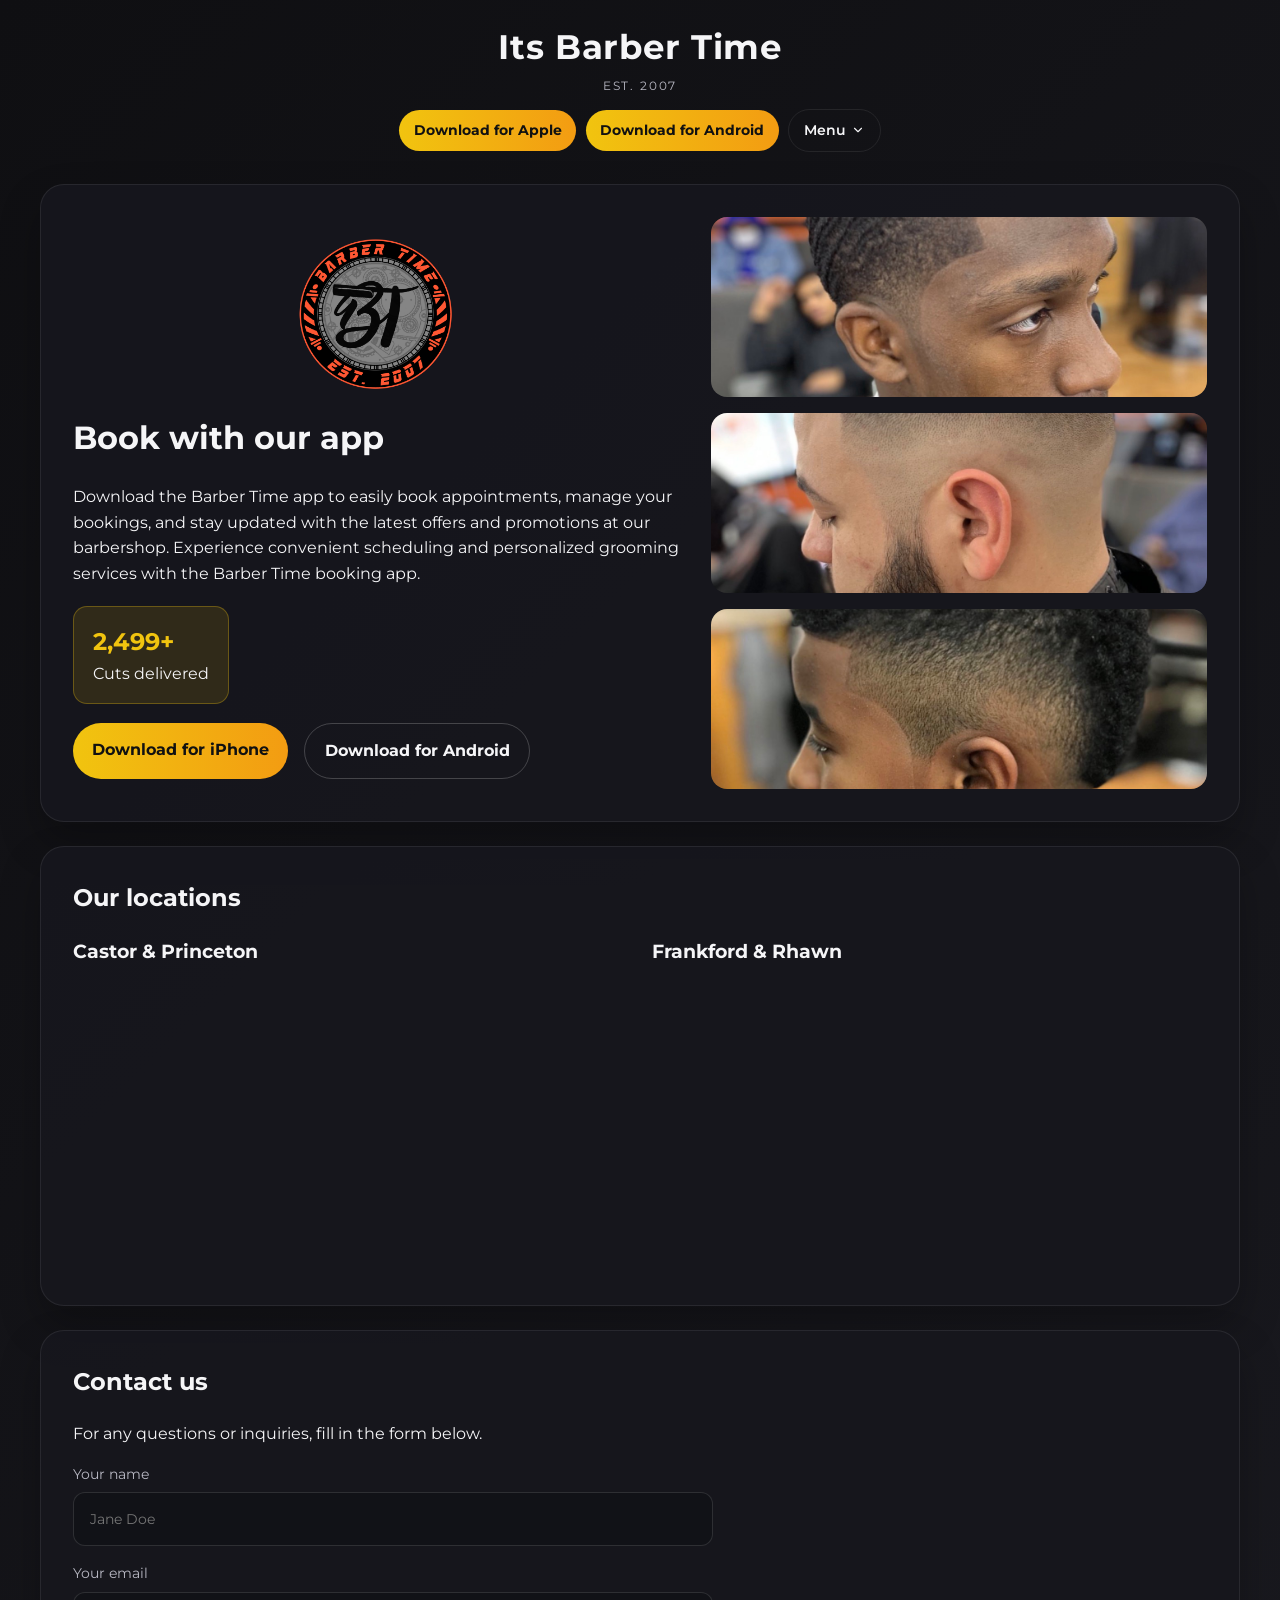
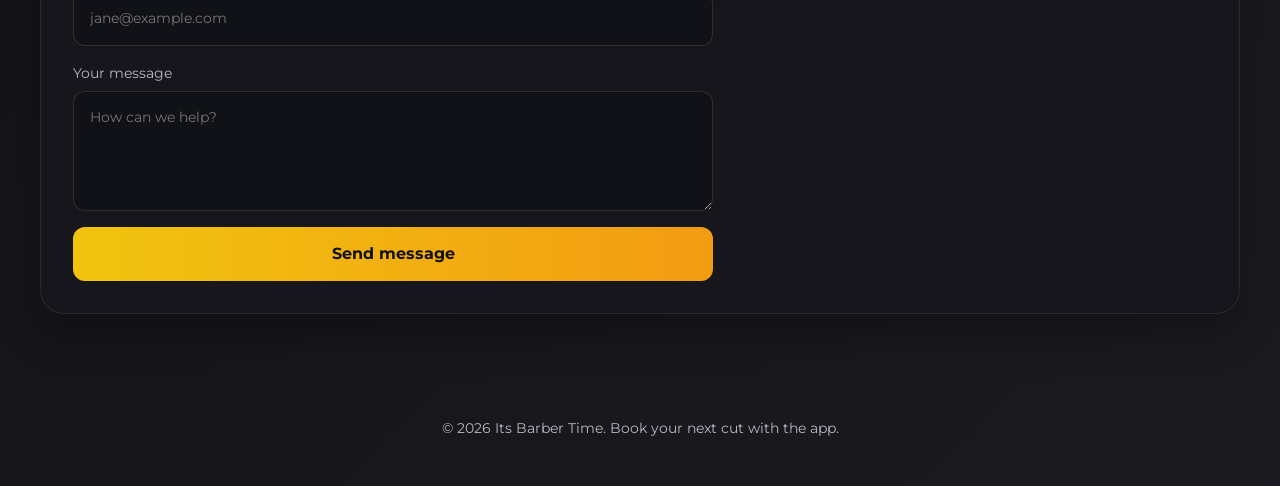
<file: index.html>
<!DOCTYPE html>
<html lang="en">
  <head>
    <meta charset="UTF-8" />
    <meta name="viewport" content="width=device-width, initial-scale=1.0" />
    <meta
      name="description"
      content="Download the Barbertime app now and experience the convenience of booking your haircut appointment online."
    />
    <title>Its Barber Time | Download Our Online Booking App</title>
    <link rel="preconnect" href="https://fonts.googleapis.com" />
    <link rel="preconnect" href="https://fonts.gstatic.com" crossorigin />
    <link
      href="https://fonts.googleapis.com/css2?family=Montserrat:wght@500;700&display=swap"
      rel="stylesheet"
    />
    <link rel="stylesheet" href="styles.css" />
  </head>
  <body>
    <header class="topbar">
      <div class="brand-block">
        <a class="brand" href="#">Its Barber Time</a>
        <span class="est">Est. 2007</span>
      </div>

      <div class="nav-right">
        <a
          class="nav-cta"
          href="https://apps.apple.com/app/its-barbertime-booking/id6795333085"
          target="_blank"
          rel="noreferrer"
        >
          Download for Apple
        </a>
        <a
          class="nav-cta"
          href="https://play.google.com/store/apps/details?id=com.itsbarbertime.booking&hl=en_US"
          target="_blank"
          rel="noreferrer"
        >
          Download for Android
        </a>

        <div class="menu">
          <button
            class="menu-toggle"
            id="menuToggle"
            aria-haspopup="true"
            aria-expanded="false"
            aria-controls="menuPanel"
          >
            Menu
            <svg class="menu-icon" viewBox="0 0 20 20" aria-hidden="true">
              <path d="M5 7.5L10 12.5L15 7.5" stroke="currentColor" stroke-width="1.6" fill="none" stroke-linecap="round" stroke-linejoin="round"/>
            </svg>
          </button>
          <div class="menu-panel" id="menuPanel" role="menu">
            <a role="menuitem" href="#locations">Locations</a>
            <a role="menuitem" href="#contact">Contact</a>
            <a role="menuitem" href="policy.html">Privacy Policy</a>
            <a role="menuitem" href="policy.html">Terms of Service</a>
            <a role="menuitem" href="delete-account.html">Account Deletion</a>
            <a role="menuitem" href="support.html">Support</a>
            <a role="menuitem" href="deentime-privacy.html">DeenTime Privacy</a>
          </div>
        </div>
      </div>
    </header>

    <main>
      <section class="hero">
        <div class="hero-content">
          <img class="logo" src="bbtapplogo.PNG" alt="Its Barber Time logo" />

          <h1>Book with our app</h1>
          <p>
            Download the Barber Time app to easily book appointments, manage your
            bookings, and stay updated with the latest offers and promotions at our
            barbershop. Experience convenient scheduling and personalized grooming
            services with the Barber Time booking app.
          </p>

          <div class="stats">
            <div class="stat-card">
              <strong>2,499+</strong>
              <span>Cuts delivered</span>
            </div>
          </div>

          <div class="buttons">
            <a
              class="button"
              href="https://apps.apple.com/app/its-barbertime-booking/id6795333085"
              target="_blank"
              rel="noreferrer"
            >
              Download for iPhone
            </a>
            <a
              class="button secondary"
              href="https://play.google.com/store/apps/details?id=com.itsbarbertime.booking&hl=en_US"
              target="_blank"
              rel="noreferrer"
            >
              Download for Android
            </a>
          </div>
        </div>

        <div class="gallery" aria-label="Barbertime gallery">
          <img src="IMG_4078.jpg" alt="Barber cutting a client's hair" />
          <img src="IMG_4079 (1).jpg" alt="Finished fade haircut at Barber Time" />
          <img src="IMG_4081.jpg" alt="Barber Time shop interior" />
        </div>
      </section>

      <section class="locations" id="locations">
        <h2>Our locations</h2>
        <div class="location-grid">
          <article>
            <h3>Castor &amp; Princeton</h3>
            <iframe
              title="Map for Castor & Princeton"
              src="https://www.google.com/maps?q=BarberTime%20Castor%20%26%20Princeton&output=embed"
              loading="lazy"
              referrerpolicy="no-referrer-when-downgrade"
            ></iframe>
          </article>
          <article>
            <h3>Frankford &amp; Rhawn</h3>
            <iframe
              title="Map for Frankford & Rhawn"
              src="https://www.google.com/maps?q=BarberTime%20Frankford%20%26%20Rhawn&output=embed"
              loading="lazy"
              referrerpolicy="no-referrer-when-downgrade"
            ></iframe>
          </article>
        </div>
      </section>

      <section class="contact" id="contact">
        <h2>Contact us</h2>
        <p>For any questions or inquiries, fill in the form below.</p>
        <form>
          <label class="field">
            <span>Your name</span>
            <input type="text" name="name" placeholder="Jane Doe" required />
          </label>
          <label class="field">
            <span>Your email</span>
            <input type="email" name="email" placeholder="jane@example.com" required />
          </label>
          <label class="field">
            <span>Your message</span>
            <textarea name="message" placeholder="How can we help?" required></textarea>
          </label>
          <button type="submit">Send message</button>
        </form>
      </section>
    </main>

    <footer class="footer">
      <p>&copy; 2026 Its Barber Time. Book your next cut with the app.</p>
    </footer>

    <script src="script.js"></script>
  </body>
</html>
</file>
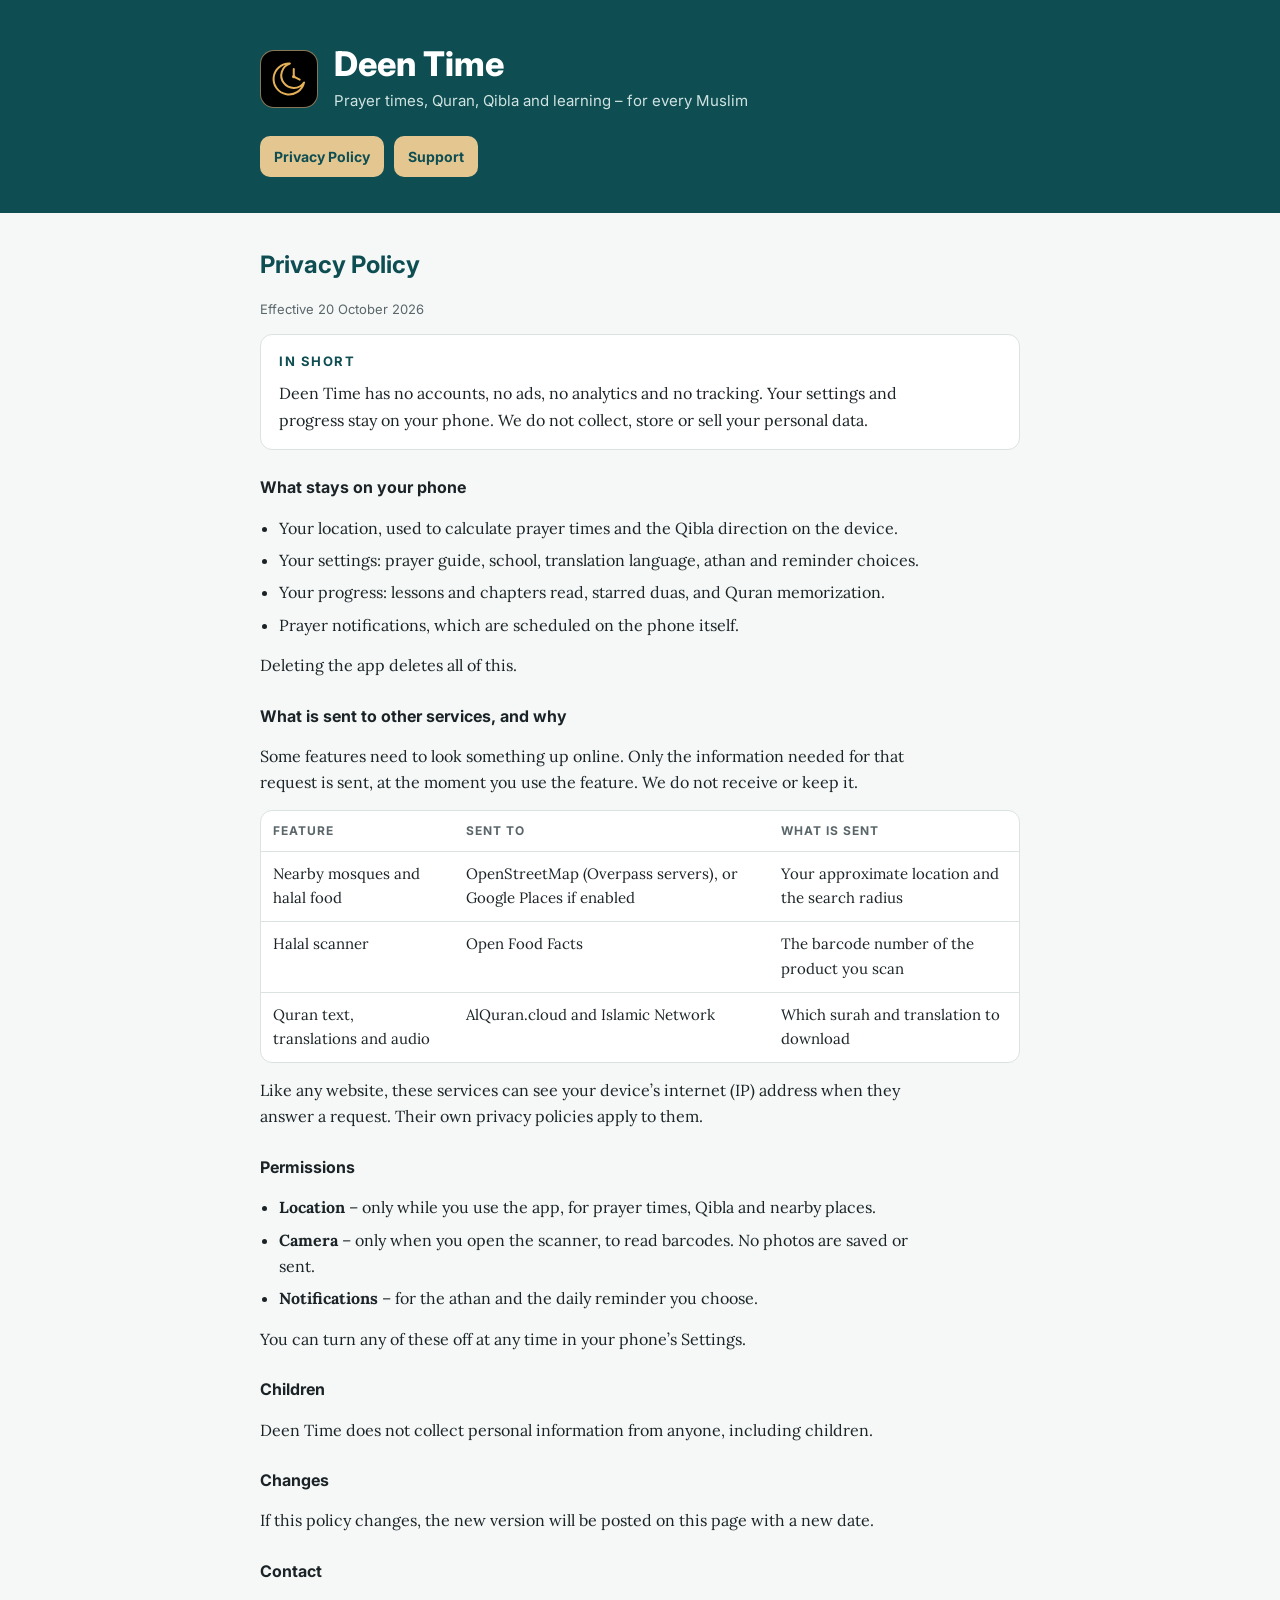
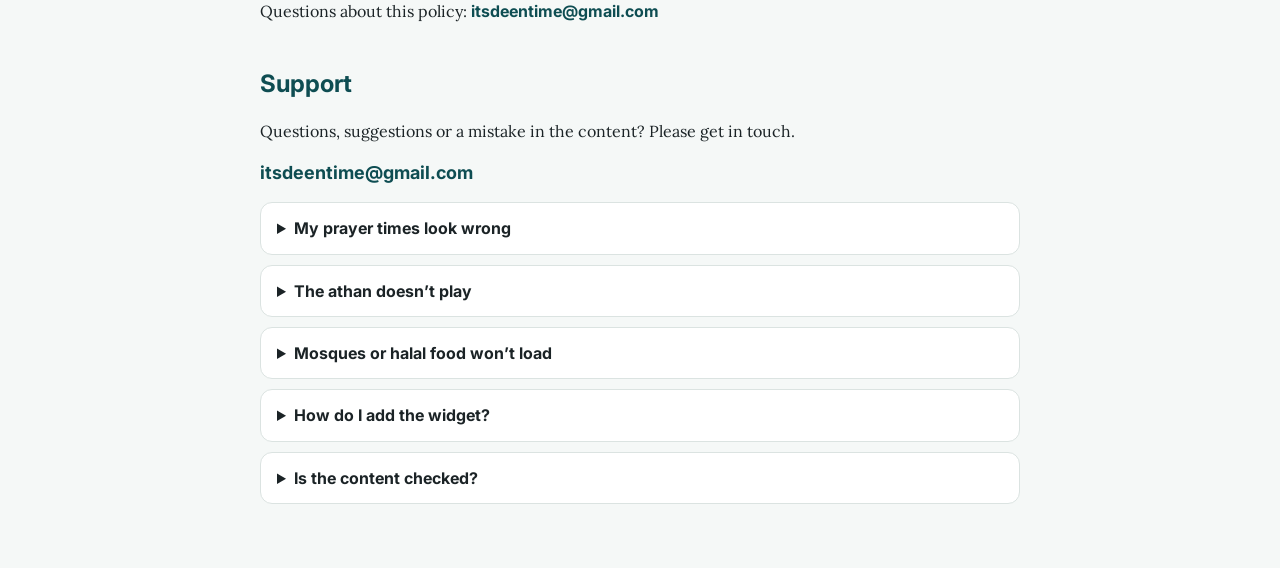
<file: Deen Time Privacy & Support.html>
<!doctype html><html><head><meta charset=utf8><meta name=viewport content="width=device-width,initial-scale=1,viewport-fit=cover"><style>:root{color-scheme:light;box-sizing:border-box;padding-top:env(safe-area-inset-top,0px);padding-bottom:env(safe-area-inset-bottom,0px)}html{scroll-padding-top:env(safe-area-inset-top,0px)}body{margin:0;padding:0;font:14px -apple-system,BlinkMacSystemFont,sans-serif;background:#fff;color:#000}img{max-width:100%}[hidden]:not([hidden=until-found i]){display:none!important}</style></head><body>
<title>Deen Time Privacy &amp; Support</title>
<meta name="claude:viewport-fit-sides" content="cover">
<link rel="preconnect" href="https://fonts.googleapis.com"><link rel="preconnect" href="https://fonts.gstatic.com" crossorigin>
<link rel="stylesheet" href="https://fonts.googleapis.com/css2?family=Lora:ital,wght@0,400;0,600;1,400&family=Inter:wght@500;600;700;800&display=swap">
<style>
/* Layout: one calm reading column – app header, then Privacy Policy, then Support. */
:root {
  --bg:#f5f8f7; --surface:#ffffff; --fg:#1b2326; --mute:#5a6669; --line:#dbe3e1;
  --teal:#0e4d52; --gold:#9c7840; --band:#0e4d52; --bandFg:#ffffff; --bandSub:#cfe3e0;
  --serif:'Lora', Georgia, serif; --sans:'Inter', system-ui, sans-serif;
}
@media (prefers-color-scheme: dark) { :root:not([data-theme="light"]) {
  --bg:#0c1514; --surface:#13201f; --fg:#e3ebe9; --mute:#9aaba8; --line:#24332f;
  --teal:#7cc9c0; --gold:#d6b178; --band:#0a3a3e; --bandFg:#ffffff; --bandSub:#b9d6d2; color-scheme: dark; } }
:root[data-theme="dark"] {
  --bg:#0c1514; --surface:#13201f; --fg:#e3ebe9; --mute:#9aaba8; --line:#24332f;
  --teal:#7cc9c0; --gold:#d6b178; --band:#0a3a3e; --bandFg:#ffffff; --bandSub:#b9d6d2; color-scheme: dark; }
body { background:var(--bg); color:var(--fg); font-family:var(--serif); font-size:16px; line-height:1.65; }
.band { background:var(--band); color:var(--bandFg); }
.inner { max-width:760px; margin:0 auto; padding-left:max(16px, env(safe-area-inset-left, 0px)); padding-right:max(16px, env(safe-area-inset-right, 0px)); }
.band .inner { padding-block:44px 36px; }
.app { display:flex; align-items:center; gap:16px; }
.mark { width:56px; height:56px; border-radius:14px; background:#000; border:1px solid rgba(227,198,144,.6); display:grid; place-items:center; font-family:var(--sans); font-weight:800; color:#e3c690; font-size:20px; flex:none; }
.band h1 { font-family:var(--sans); font-weight:800; font-size:clamp(26px,5vw,34px); margin:0; line-height:1.15; text-wrap:balance; }
.band p { margin:6px 0 0; color:var(--bandSub); font-family:var(--sans); font-size:15px; }
nav { display:flex; gap:10px; flex-wrap:wrap; margin-top:22px; }
nav a { font-family:var(--sans); font-weight:700; font-size:14px; color:var(--band); background:#e3c690; padding:9px 14px; border-radius:10px; text-decoration:none; }
nav a:focus-visible { outline:2px solid #fff; outline-offset:2px; }
main .inner { padding-block:32px 64px; display:grid; gap:40px; }
section { display:grid; gap:14px; }
h2 { font-family:var(--sans); color:var(--teal); font-size:24px; margin:0; text-wrap:balance; }
h3 { font-family:var(--sans); font-size:16px; margin:10px 0 0; }
p, li { max-width:65ch; }
p { margin:0; }
ul { margin:0; padding-left:1.2em; display:grid; gap:6px; }
.meta { font-family:var(--sans); font-size:13px; color:var(--mute); }
.summary { background:var(--surface); border:1px solid var(--line); border-radius:12px; padding:16px 18px; display:grid; gap:8px; }
.summary b { font-family:var(--sans); color:var(--teal); font-size:13px; letter-spacing:.12em; text-transform:uppercase; }
table { width:100%; border-collapse:collapse; font-size:15px; }
.tw { overflow-x:auto; border:1px solid var(--line); border-radius:12px; background:var(--surface); }
th, td { text-align:left; padding:10px 12px; border-bottom:1px solid var(--line); vertical-align:top; }
th { font-family:var(--sans); font-size:12px; letter-spacing:.08em; text-transform:uppercase; color:var(--mute); }
tr:last-child td { border-bottom:0; }
.faq { display:grid; gap:10px; }
details { background:var(--surface); border:1px solid var(--line); border-radius:12px; padding:12px 16px; }
summary { font-family:var(--sans); font-weight:700; cursor:pointer; }
details p { margin-top:8px; }
.contact { font-family:var(--sans); font-weight:700; color:var(--teal); font-size:18px; user-select:all; }
</style>

<header class="band">
  <div class="inner">
    <div class="app"><div class="mark" aria-hidden="true"><svg width="38" height="38" viewBox="24 30 64 64"><path d="M57.47 36.04 A26 26 0 1 0 81.33 67.86 A21 21 0 1 1 57.47 36.04 Z" stroke="#E4B056" stroke-width="3.4" stroke-linejoin="round" fill="none"/><path d="M64 58 L64 45 M64 58 L74 63" stroke="#E4B056" stroke-width="3.4" stroke-linecap="round" fill="none"/><circle cx="64" cy="58" r="2.8" fill="#E4B056"/></svg></div>
      <div><h1>Deen Time</h1><p>Prayer times, Quran, Qibla and learning – for every Muslim</p></div>
    </div>
    <nav aria-label="Sections"><a href="#privacy">Privacy Policy</a><a href="#support">Support</a></nav>
  </div>
</header>

<main><div class="inner">
<section id="privacy">
  <h2>Privacy Policy</h2>
  <p class="meta">Effective 20 October 2026</p>
  <div class="summary">
    <b>In short</b>
    <p>Deen Time has no accounts, no ads, no analytics and no tracking. Your settings and progress stay on your phone. We do not collect, store or sell your personal data.</p>
  </div>

  <h3>What stays on your phone</h3>
  <ul>
    <li>Your location, used to calculate prayer times and the Qibla direction on the device.</li>
    <li>Your settings: prayer guide, school, translation language, athan and reminder choices.</li>
    <li>Your progress: lessons and chapters read, starred duas, and Quran memorization.</li>
    <li>Prayer notifications, which are scheduled on the phone itself.</li>
  </ul>
  <p>Deleting the app deletes all of this.</p>

  <h3>What is sent to other services, and why</h3>
  <p>Some features need to look something up online. Only the information needed for that request is sent, at the moment you use the feature. We do not receive or keep it.</p>
  <div class="tw"><table>
    <thead><tr><th>Feature</th><th>Sent to</th><th>What is sent</th></tr></thead>
    <tbody>
      <tr><td>Nearby mosques and halal food</td><td>OpenStreetMap (Overpass servers), or Google Places if enabled</td><td>Your approximate location and the search radius</td></tr>
      <tr><td>Halal scanner</td><td>Open Food Facts</td><td>The barcode number of the product you scan</td></tr>
      <tr><td>Quran text, translations and audio</td><td>AlQuran.cloud and Islamic Network</td><td>Which surah and translation to download</td></tr>
    </tbody>
  </table></div>
  <p>Like any website, these services can see your device’s internet (IP) address when they answer a request. Their own privacy policies apply to them.</p>

  <h3>Permissions</h3>
  <ul>
    <li><b>Location</b> – only while you use the app, for prayer times, Qibla and nearby places.</li>
    <li><b>Camera</b> – only when you open the scanner, to read barcodes. No photos are saved or sent.</li>
    <li><b>Notifications</b> – for the athan and the daily reminder you choose.</li>
  </ul>
  <p>You can turn any of these off at any time in your phone’s Settings.</p>

  <h3>Children</h3>
  <p>Deen Time does not collect personal information from anyone, including children.</p>

  <h3>Changes</h3>
  <p>If this policy changes, the new version will be posted on this page with a new date.</p>

  <h3>Contact</h3>
  <p>Questions about this policy: <span class="contact" style="font-size:16px">itsdeentime@gmail.com</span></p>
</section>

<section id="support">
  <h2>Support</h2>
  <p>Questions, suggestions or a mistake in the content? Please get in touch.</p>
  <p class="contact" id="email">itsdeentime@gmail.com</p>

  <div class="faq">
    <details><summary>My prayer times look wrong</summary><p>Check that location is allowed for Deen Time. If you follow the Hanafi school, set Settings → School to Hanafi for the later Asr time. You can also change the calculation method in Settings → Prayer time calculation.</p></details>
    <details><summary>The athan doesn’t play</summary><p>Make sure notifications are allowed for Deen Time and that each prayer is switched on in Settings → Notifications &amp; Athan. On iPhone, the ring/silent switch and Focus modes can silence notification sounds. Open the app every few days so it can schedule the next week of prayers.</p></details>
    <details><summary>Mosques or halal food won’t load</summary><p>These come from OpenStreetMap, which is free and run by volunteers. Check your internet connection and tap Try again. Some areas have fewer places listed – you can add missing mosques and restaurants at openstreetmap.org.</p></details>
    <details><summary>How do I add the widget?</summary><p>Touch and hold your Home Screen, tap Edit → Add Widget, and search for Deen Time. For the Lock Screen, touch and hold the Lock Screen, tap Customize, then tap the widget area.</p></details>
    <details><summary>Is the content checked?</summary><p>The lessons follow mainstream Sunni scholarship and give their Quran and hadith sources. If you find a mistake, please email us so it can be corrected.</p></details>
  </div>
</section>
</div></main>

</body></html>
</file>
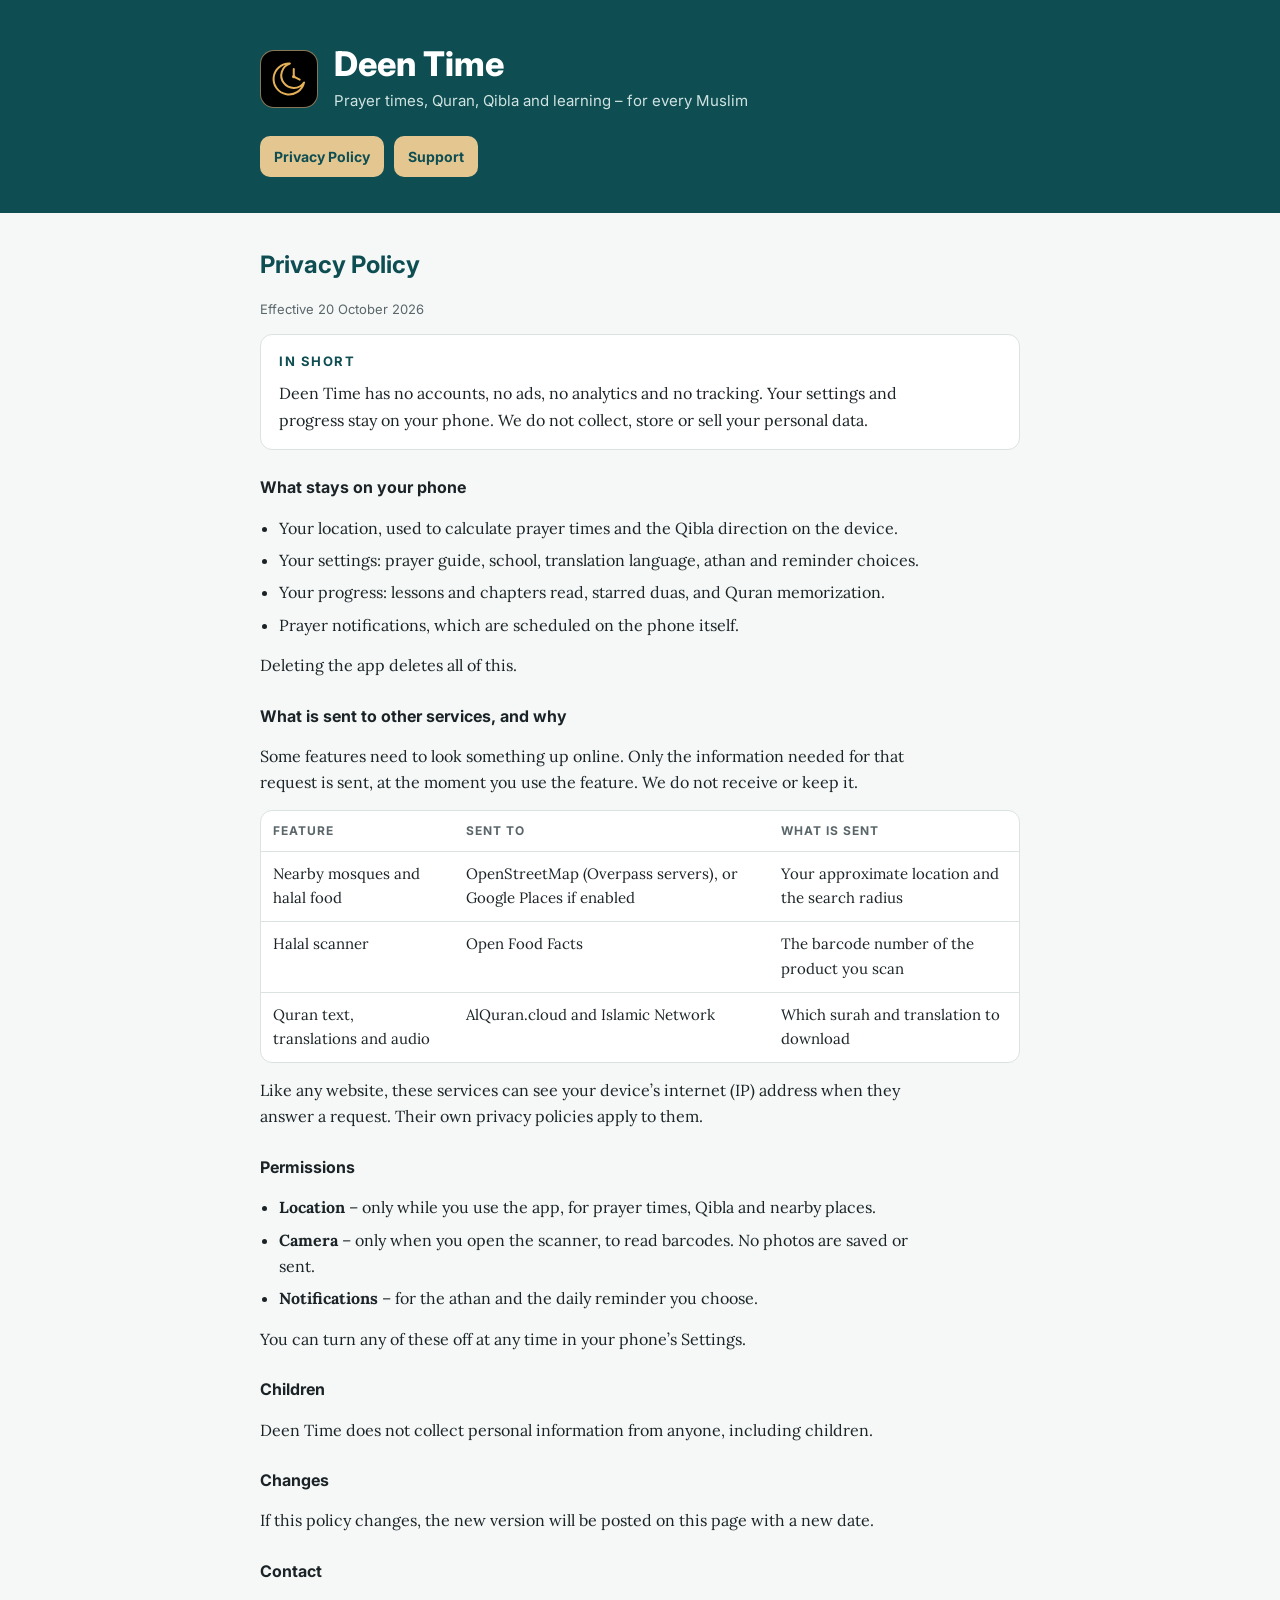
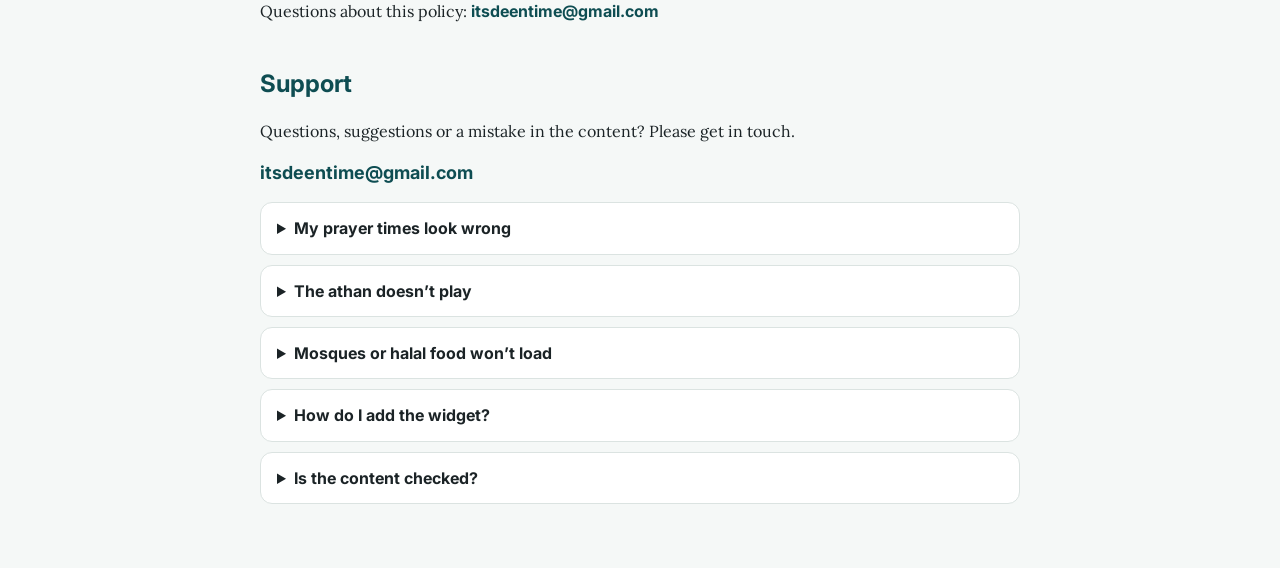
<file: deentime-privacy.html>
<!doctype html><html><head><meta charset=utf8><meta name=viewport content="width=device-width,initial-scale=1,viewport-fit=cover"><style>:root{color-scheme:light;box-sizing:border-box;padding-top:env(safe-area-inset-top,0px);padding-bottom:env(safe-area-inset-bottom,0px)}html{scroll-padding-top:env(safe-area-inset-top,0px)}body{margin:0;padding:0;font:14px -apple-system,BlinkMacSystemFont,sans-serif;background:#fff;color:#000}img{max-width:100%}[hidden]:not([hidden=until-found i]){display:none!important}</style></head><body>
<title>Deen Time Privacy &amp; Support</title>
<meta name="claude:viewport-fit-sides" content="cover">
<link rel="preconnect" href="https://fonts.googleapis.com"><link rel="preconnect" href="https://fonts.gstatic.com" crossorigin>
<link rel="stylesheet" href="https://fonts.googleapis.com/css2?family=Lora:ital,wght@0,400;0,600;1,400&family=Inter:wght@500;600;700;800&display=swap">
<style>
/* Layout: one calm reading column – app header, then Privacy Policy, then Support. */
:root {
  --bg:#f5f8f7; --surface:#ffffff; --fg:#1b2326; --mute:#5a6669; --line:#dbe3e1;
  --teal:#0e4d52; --gold:#9c7840; --band:#0e4d52; --bandFg:#ffffff; --bandSub:#cfe3e0;
  --serif:'Lora', Georgia, serif; --sans:'Inter', system-ui, sans-serif;
}
@media (prefers-color-scheme: dark) { :root:not([data-theme="light"]) {
  --bg:#0c1514; --surface:#13201f; --fg:#e3ebe9; --mute:#9aaba8; --line:#24332f;
  --teal:#7cc9c0; --gold:#d6b178; --band:#0a3a3e; --bandFg:#ffffff; --bandSub:#b9d6d2; color-scheme: dark; } }
:root[data-theme="dark"] {
  --bg:#0c1514; --surface:#13201f; --fg:#e3ebe9; --mute:#9aaba8; --line:#24332f;
  --teal:#7cc9c0; --gold:#d6b178; --band:#0a3a3e; --bandFg:#ffffff; --bandSub:#b9d6d2; color-scheme: dark; }
body { background:var(--bg); color:var(--fg); font-family:var(--serif); font-size:16px; line-height:1.65; }
.band { background:var(--band); color:var(--bandFg); }
.inner { max-width:760px; margin:0 auto; padding-left:max(16px, env(safe-area-inset-left, 0px)); padding-right:max(16px, env(safe-area-inset-right, 0px)); }
.band .inner { padding-block:44px 36px; }
.app { display:flex; align-items:center; gap:16px; }
.mark { width:56px; height:56px; border-radius:14px; background:#000; border:1px solid rgba(227,198,144,.6); display:grid; place-items:center; font-family:var(--sans); font-weight:800; color:#e3c690; font-size:20px; flex:none; }
.band h1 { font-family:var(--sans); font-weight:800; font-size:clamp(26px,5vw,34px); margin:0; line-height:1.15; text-wrap:balance; }
.band p { margin:6px 0 0; color:var(--bandSub); font-family:var(--sans); font-size:15px; }
nav { display:flex; gap:10px; flex-wrap:wrap; margin-top:22px; }
nav a { font-family:var(--sans); font-weight:700; font-size:14px; color:var(--band); background:#e3c690; padding:9px 14px; border-radius:10px; text-decoration:none; }
nav a:focus-visible { outline:2px solid #fff; outline-offset:2px; }
main .inner { padding-block:32px 64px; display:grid; gap:40px; }
section { display:grid; gap:14px; }
h2 { font-family:var(--sans); color:var(--teal); font-size:24px; margin:0; text-wrap:balance; }
h3 { font-family:var(--sans); font-size:16px; margin:10px 0 0; }
p, li { max-width:65ch; }
p { margin:0; }
ul { margin:0; padding-left:1.2em; display:grid; gap:6px; }
.meta { font-family:var(--sans); font-size:13px; color:var(--mute); }
.summary { background:var(--surface); border:1px solid var(--line); border-radius:12px; padding:16px 18px; display:grid; gap:8px; }
.summary b { font-family:var(--sans); color:var(--teal); font-size:13px; letter-spacing:.12em; text-transform:uppercase; }
table { width:100%; border-collapse:collapse; font-size:15px; }
.tw { overflow-x:auto; border:1px solid var(--line); border-radius:12px; background:var(--surface); }
th, td { text-align:left; padding:10px 12px; border-bottom:1px solid var(--line); vertical-align:top; }
th { font-family:var(--sans); font-size:12px; letter-spacing:.08em; text-transform:uppercase; color:var(--mute); }
tr:last-child td { border-bottom:0; }
.faq { display:grid; gap:10px; }
details { background:var(--surface); border:1px solid var(--line); border-radius:12px; padding:12px 16px; }
summary { font-family:var(--sans); font-weight:700; cursor:pointer; }
details p { margin-top:8px; }
.contact { font-family:var(--sans); font-weight:700; color:var(--teal); font-size:18px; user-select:all; }
</style>

<header class="band">
  <div class="inner">
    <div class="app"><div class="mark" aria-hidden="true"><svg width="38" height="38" viewBox="24 30 64 64"><path d="M57.47 36.04 A26 26 0 1 0 81.33 67.86 A21 21 0 1 1 57.47 36.04 Z" stroke="#E4B056" stroke-width="3.4" stroke-linejoin="round" fill="none"/><path d="M64 58 L64 45 M64 58 L74 63" stroke="#E4B056" stroke-width="3.4" stroke-linecap="round" fill="none"/><circle cx="64" cy="58" r="2.8" fill="#E4B056"/></svg></div>
      <div><h1>Deen Time</h1><p>Prayer times, Quran, Qibla and learning – for every Muslim</p></div>
    </div>
    <nav aria-label="Sections"><a href="#privacy">Privacy Policy</a><a href="#support">Support</a></nav>
  </div>
</header>

<main><div class="inner">
<section id="privacy">
  <h2>Privacy Policy</h2>
  <p class="meta">Effective 20 October 2026</p>
  <div class="summary">
    <b>In short</b>
    <p>Deen Time has no accounts, no ads, no analytics and no tracking. Your settings and progress stay on your phone. We do not collect, store or sell your personal data.</p>
  </div>

  <h3>What stays on your phone</h3>
  <ul>
    <li>Your location, used to calculate prayer times and the Qibla direction on the device.</li>
    <li>Your settings: prayer guide, school, translation language, athan and reminder choices.</li>
    <li>Your progress: lessons and chapters read, starred duas, and Quran memorization.</li>
    <li>Prayer notifications, which are scheduled on the phone itself.</li>
  </ul>
  <p>Deleting the app deletes all of this.</p>

  <h3>What is sent to other services, and why</h3>
  <p>Some features need to look something up online. Only the information needed for that request is sent, at the moment you use the feature. We do not receive or keep it.</p>
  <div class="tw"><table>
    <thead><tr><th>Feature</th><th>Sent to</th><th>What is sent</th></tr></thead>
    <tbody>
      <tr><td>Nearby mosques and halal food</td><td>OpenStreetMap (Overpass servers), or Google Places if enabled</td><td>Your approximate location and the search radius</td></tr>
      <tr><td>Halal scanner</td><td>Open Food Facts</td><td>The barcode number of the product you scan</td></tr>
      <tr><td>Quran text, translations and audio</td><td>AlQuran.cloud and Islamic Network</td><td>Which surah and translation to download</td></tr>
    </tbody>
  </table></div>
  <p>Like any website, these services can see your device’s internet (IP) address when they answer a request. Their own privacy policies apply to them.</p>

  <h3>Permissions</h3>
  <ul>
    <li><b>Location</b> – only while you use the app, for prayer times, Qibla and nearby places.</li>
    <li><b>Camera</b> – only when you open the scanner, to read barcodes. No photos are saved or sent.</li>
    <li><b>Notifications</b> – for the athan and the daily reminder you choose.</li>
  </ul>
  <p>You can turn any of these off at any time in your phone’s Settings.</p>

  <h3>Children</h3>
  <p>Deen Time does not collect personal information from anyone, including children.</p>

  <h3>Changes</h3>
  <p>If this policy changes, the new version will be posted on this page with a new date.</p>

  <h3>Contact</h3>
  <p>Questions about this policy: <span class="contact" style="font-size:16px">itsdeentime@gmail.com</span></p>
</section>

<section id="support">
  <h2>Support</h2>
  <p>Questions, suggestions or a mistake in the content? Please get in touch.</p>
  <p class="contact" id="email">itsdeentime@gmail.com</p>

  <div class="faq">
    <details><summary>My prayer times look wrong</summary><p>Check that location is allowed for Deen Time. If you follow the Hanafi school, set Settings → School to Hanafi for the later Asr time. You can also change the calculation method in Settings → Prayer time calculation.</p></details>
    <details><summary>The athan doesn’t play</summary><p>Make sure notifications are allowed for Deen Time and that each prayer is switched on in Settings → Notifications &amp; Athan. On iPhone, the ring/silent switch and Focus modes can silence notification sounds. Open the app every few days so it can schedule the next week of prayers.</p></details>
    <details><summary>Mosques or halal food won’t load</summary><p>These come from OpenStreetMap, which is free and run by volunteers. Check your internet connection and tap Try again. Some areas have fewer places listed – you can add missing mosques and restaurants at openstreetmap.org.</p></details>
    <details><summary>How do I add the widget?</summary><p>Touch and hold your Home Screen, tap Edit → Add Widget, and search for Deen Time. For the Lock Screen, touch and hold the Lock Screen, tap Customize, then tap the widget area.</p></details>
    <details><summary>Is the content checked?</summary><p>The lessons follow mainstream Sunni scholarship and give their Quran and hadith sources. If you find a mistake, please email us so it can be corrected.</p></details>
  </div>
</section>
</div></main>

</body></html>
</file>
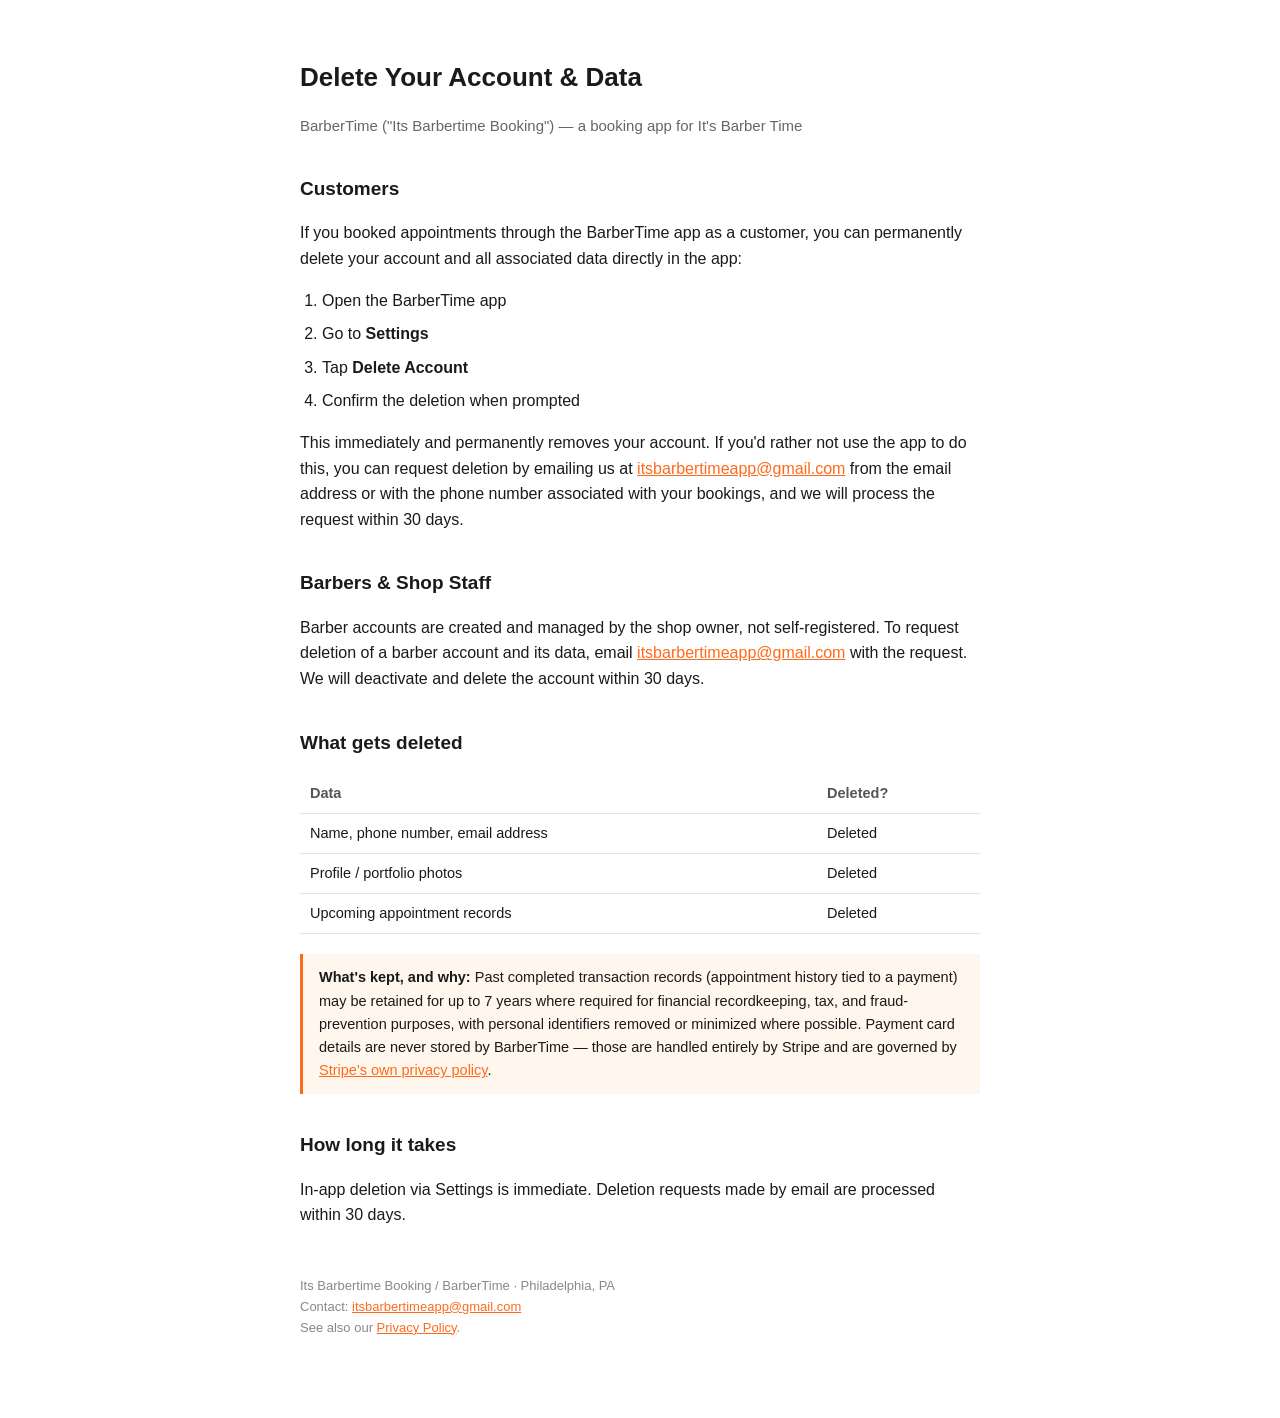
<file: delete-account.html>
<!DOCTYPE html>
<html lang="en">
<head>
<meta charset="UTF-8">
<meta name="viewport" content="width=device-width, initial-scale=1.0">
<title>Delete Your Account — BarberTime (Its Barbertime Booking)</title>
<style>
  body {
    font-family: -apple-system, BlinkMacSystemFont, 'Segoe UI', Roboto, sans-serif;
    max-width: 680px;
    margin: 0 auto;
    padding: 40px 20px 80px;
    color: #1a1a1a;
    line-height: 1.6;
  }
  h1 { font-size: 26px; margin-bottom: 4px; }
  .sub { color: #666; margin-bottom: 32px; font-size: 15px; }
  h2 { font-size: 19px; margin-top: 36px; }
  ol, ul { padding-left: 22px; }
  li { margin-bottom: 8px; }
  table { border-collapse: collapse; width: 100%; margin-top: 12px; }
  th, td { text-align: left; padding: 8px 10px; border-bottom: 1px solid #e2e2e2; font-size: 14.5px; }
  th { color: #555; font-weight: 600; }
  .note {
    background: #fff6ee;
    border-left: 3px solid #FF6A1A;
    padding: 12px 16px;
    margin: 20px 0;
    font-size: 14.5px;
  }
  a { color: #FF6A1A; }
  footer { margin-top: 48px; font-size: 13px; color: #888; }
</style>
</head>
<body>

  <h1>Delete Your Account &amp; Data</h1>
  <p class="sub">BarberTime ("Its Barbertime Booking") — a booking app for It's Barber Time</p>

  <h2>Customers</h2>
  <p>If you booked appointments through the BarberTime app as a customer, you can permanently delete your account and all associated data directly in the app:</p>
  <ol>
    <li>Open the BarberTime app</li>
    <li>Go to <strong>Settings</strong></li>
    <li>Tap <strong>Delete Account</strong></li>
    <li>Confirm the deletion when prompted</li>
  </ol>
  <p>This immediately and permanently removes your account. If you'd rather not use the app to do this, you can request deletion by emailing us at <a href="mailto:itsbarbertimeapp@gmail.com">itsbarbertimeapp@gmail.com</a> from the email address or with the phone number associated with your bookings, and we will process the request within 30 days.</p>

  <h2>Barbers &amp; Shop Staff</h2>
  <p>Barber accounts are created and managed by the shop owner, not self-registered. To request deletion of a barber account and its data, email <a href="mailto:itsbarbertimeapp@gmail.com">itsbarbertimeapp@gmail.com</a> with the request. We will deactivate and delete the account within 30 days.</p>

  <h2>What gets deleted</h2>
  <table>
    <tr><th>Data</th><th>Deleted?</th></tr>
    <tr><td>Name, phone number, email address</td><td>Deleted</td></tr>
    <tr><td>Profile / portfolio photos</td><td>Deleted</td></tr>
    <tr><td>Upcoming appointment records</td><td>Deleted</td></tr>
  </table>

  <div class="note">
    <strong>What's kept, and why:</strong> Past completed transaction records (appointment history tied to a payment) may be retained for up to 7 years where required for financial recordkeeping, tax, and fraud-prevention purposes, with personal identifiers removed or minimized where possible. Payment card details are never stored by BarberTime — those are handled entirely by Stripe and are governed by <a href="https://stripe.com/privacy" target="_blank" rel="noopener">Stripe's own privacy policy</a>.
  </div>

  <h2>How long it takes</h2>
  <p>In-app deletion via Settings is immediate. Deletion requests made by email are processed within 30 days.</p>

  <footer>
    Its Barbertime Booking / BarberTime · Philadelphia, PA<br>
    Contact: <a href="mailto:itsbarbertimeapp@gmail.com">itsbarbertimeapp@gmail.com</a><br>
    See also our <a href="https://barbertimebarbershop.com/policy.html">Privacy Policy</a>.
  </footer>

</body>
</html>
</file>
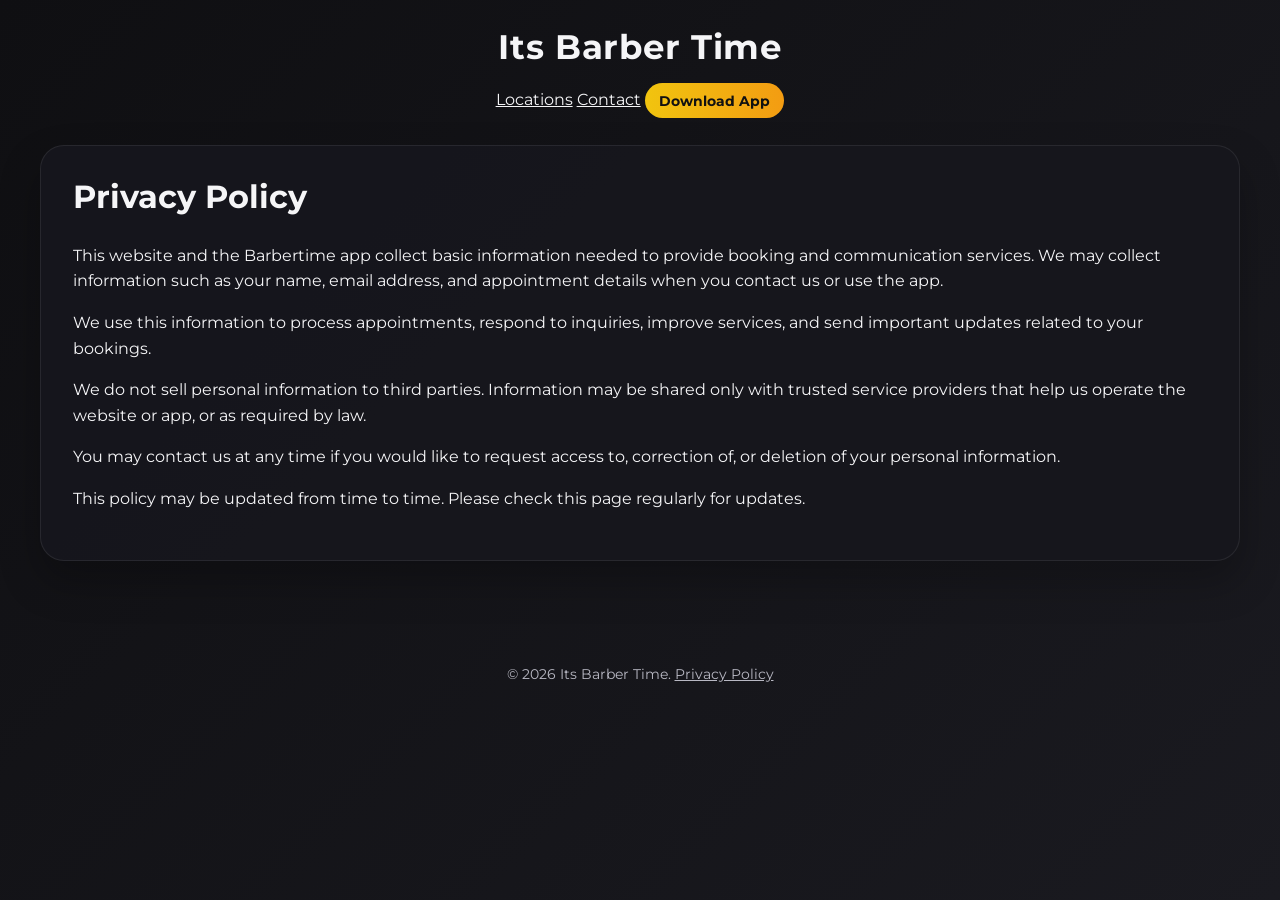
<file: policy1.html>
<!DOCTYPE html>
<html lang="en">
  <head>
    <meta charset="UTF-8" />
    <meta name="viewport" content="width=device-width, initial-scale=1.0" />
    <title>Privacy Policy And Terms | Its Barber Time</title>
    <link rel="preconnect" href="https://fonts.googleapis.com" />
    <link rel="preconnect" href="https://fonts.gstatic.com" crossorigin />
    <link
      href="https://fonts.googleapis.com/css2?family=Montserrat:wght@500;700&display=swap"
      rel="stylesheet"
    />
    <link rel="stylesheet" href="styles.css" />
  </head>
  <body>
    <header class="topbar">
      <a class="brand" href="index.html">Its Barber Time</a>
      <nav class="nav-links">
        <a href="index.html#locations">Locations</a>
        <a href="index.html#contact">Contact</a>
        <a class="nav-cta" href="https://apps.apple.com/us/app/its-barber-time/id6502960951" target="_blank" rel="noreferrer">Download App</a>
      </nav>
    </header>

    <main>
      <section>
        <h1>Privacy Policy</h1>
        <p>
          This website and the Barbertime app collect basic information needed to provide
          booking and communication services. We may collect information such as your name,
          email address, and appointment details when you contact us or use the app.
        </p>

        <p>
          We use this information to process appointments, respond to inquiries, improve
          services, and send important updates related to your bookings.
        </p>

        <p>
          We do not sell personal information to third parties. Information may be shared only
          with trusted service providers that help us operate the website or app, or as required
          by law.
        </p>

        <p>
          You may contact us at any time if you would like to request access to, correction of,
          or deletion of your personal information.
        </p>

        <p>
          This policy may be updated from time to time. Please check this page regularly for updates.
        </p>
      </section>
    </main>

    <footer class="footer">
      <p>© 2026 Its Barber Time. <a href="policy.html">Privacy Policy</a></p>
    </footer>
  </body>
</html>
</file>
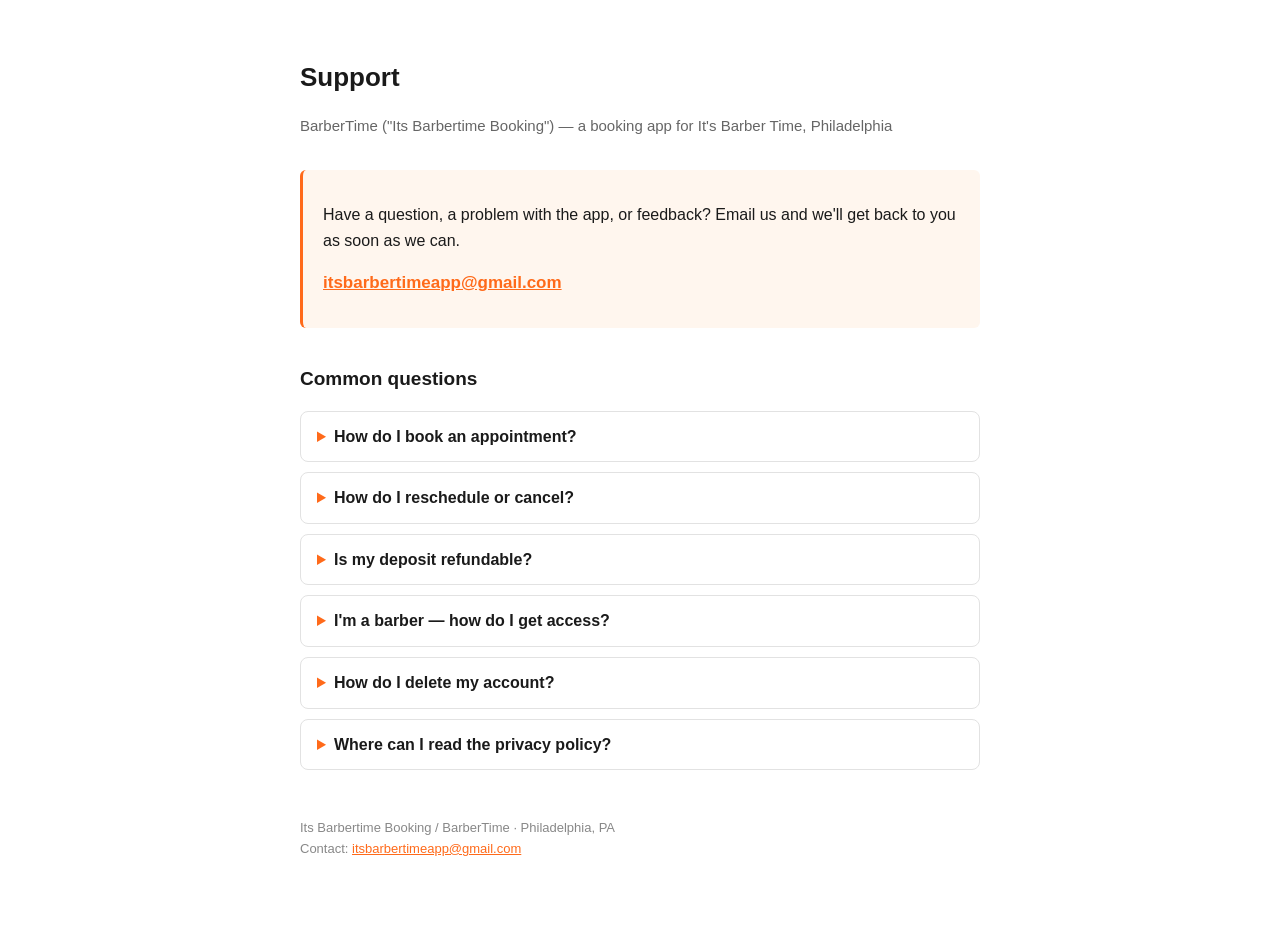
<file: support.html>
<!DOCTYPE html>
<html lang="en">
<head>
<meta charset="UTF-8">
<meta name="viewport" content="width=device-width, initial-scale=1.0">
<title>Support — BarberTime (Its Barbertime Booking)</title>
<style>
  body {
    font-family: -apple-system, BlinkMacSystemFont, 'Segoe UI', Roboto, sans-serif;
    max-width: 680px;
    margin: 0 auto;
    padding: 40px 20px 80px;
    color: #1a1a1a;
    line-height: 1.6;
  }
  h1 { font-size: 26px; margin-bottom: 4px; }
  .sub { color: #666; margin-bottom: 32px; font-size: 15px; }
  h2 { font-size: 19px; margin-top: 36px; }
  .card {
    background: #fff6ee;
    border-left: 3px solid #FF6A1A;
    padding: 16px 20px;
    margin: 20px 0;
    border-radius: 6px;
  }
  .card a { font-size: 17px; font-weight: 600; }
  details {
    border: 1px solid #e2e2e2;
    border-radius: 8px;
    padding: 12px 16px;
    margin-bottom: 10px;
  }
  summary { font-weight: 600; cursor: pointer; }
  summary::marker { color: #FF6A1A; }
  details p { margin: 10px 0 2px; color: #333; }
  a { color: #FF6A1A; }
  footer { margin-top: 48px; font-size: 13px; color: #888; }
</style>
</head>
<body>

  <h1>Support</h1>
  <p class="sub">BarberTime ("Its Barbertime Booking") — a booking app for It's Barber Time, Philadelphia</p>

  <div class="card">
    <p>Have a question, a problem with the app, or feedback? Email us and we'll get back to you as soon as we can.</p>
    <p><a href="mailto:itsbarbertimeapp@gmail.com">itsbarbertimeapp@gmail.com</a></p>
  </div>

  <h2>Common questions</h2>

  <details>
    <summary>How do I book an appointment?</summary>
    <p>Open the app, choose a location and barber, pick a service, choose an available time, and pay the deposit to confirm. No account or password needed — just your name and phone number.</p>
  </details>

  <details>
    <summary>How do I reschedule or cancel?</summary>
    <p>Go to your appointment in the app and tap Reschedule or Cancel. Cancellations made more than 3 hours before your appointment are fully refunded; cancellations within 3 hours are not.</p>
  </details>

  <details>
    <summary>Is my deposit refundable?</summary>
    <p>Yes, if you cancel more than 3 hours before your appointment time. If the barber cancels for any reason, you're always refunded in full.</p>
  </details>

  <details>
    <summary>I'm a barber — how do I get access?</summary>
    <p>Barber accounts are set up by the shop. If you work at It's Barber Time and don't have a login yet, contact us at the email above.</p>
  </details>

  <details>
    <summary>How do I delete my account?</summary>
    <p>Open the app, go to Settings, and tap Delete Account. See our <a href="https://barbertimebarbershop.com/delete-account.html">account deletion page</a> for full details.</p>
  </details>

  <details>
    <summary>Where can I read the privacy policy?</summary>
    <p>Available at <a href="https://barbertimebarbershop.com/policy.html">barbertimebarbershop.com/policy.html</a>.</p>
  </details>

  <footer>
    Its Barbertime Booking / BarberTime · Philadelphia, PA<br>
    Contact: <a href="mailto:itsbarbertimeapp@gmail.com">itsbarbertimeapp@gmail.com</a>
  </footer>

</body>
</html>
</file>
<file: styles.css>
:root {
  color-scheme: dark;
  --bg: #0f0f12;
  --panel: #17171d;
  --text: #f5f5f7;
  --muted: #b8b8c3;
  --accent: #f1c40f;
  --accent-2: #f39c12;
  --border: rgba(255, 255, 255, 0.08);
}

* {
  box-sizing: border-box;
}

body {
  margin: 0;
  font-family: 'Montserrat', sans-serif;
  background: linear-gradient(135deg, var(--bg), #1a1a20);
  color: var(--text);
  line-height: 1.6;
  min-height: 100vh;
}

a {
  color: inherit;
}

/* ---------- Topbar ---------- */

.topbar {
  display: flex;
  flex-direction: column;
  align-items: center;
  gap: 0.85rem;
  width: min(1200px, calc(100% - 2rem));
  margin: 0 auto;
  padding: 1.25rem 0 1rem;
}

.brand-block {
  display: flex;
  flex-direction: column;
  align-items: center;
  gap: 0.2rem;
  text-align: center;
}

.brand {
  color: var(--text);
  text-decoration: none;
  font-weight: 700;
  letter-spacing: 0.02em;
  font-size: clamp(1.6rem, 3vw, 2.1rem);
}

.est {
  color: var(--muted);
  font-size: 0.72rem;
  letter-spacing: 0.16em;
  text-transform: uppercase;
}

.nav-right {
  display: flex;
  align-items: center;
  justify-content: center;
  flex-wrap: wrap;
  gap: 0.6rem;
}

.nav-cta {
  color: #111 !important;
  text-decoration: none;
  background: linear-gradient(90deg, var(--accent), var(--accent-2));
  padding: 0.55rem 0.9rem;
  border-radius: 999px;
  font-weight: 700;
  font-size: 0.9rem;
  white-space: nowrap;
  transition: transform 180ms ease, box-shadow 180ms ease;
}

.nav-cta:hover {
  transform: translateY(-1px);
  box-shadow: 0 8px 18px rgba(241, 196, 15, 0.22);
}

/* ---------- Dropdown menu ---------- */

.menu {
  position: relative;
}

.menu-toggle {
  display: flex;
  align-items: center;
  gap: 0.35rem;
  font: inherit;
  font-weight: 600;
  font-size: 0.9rem;
  color: var(--text);
  background: transparent;
  border: 1px solid var(--border);
  border-radius: 999px;
  padding: 0.55rem 0.9rem;
  cursor: pointer;
  transition: border-color 180ms ease, background 180ms ease;
}

.menu-toggle:hover,
.menu-toggle[aria-expanded="true"] {
  border-color: rgba(255, 255, 255, 0.25);
  background: rgba(255, 255, 255, 0.04);
}

.menu-icon {
  width: 14px;
  height: 14px;
  transition: transform 180ms ease;
}

.menu-toggle[aria-expanded="true"] .menu-icon {
  transform: rotate(180deg);
}

.menu-panel {
  position: absolute;
  top: calc(100% + 0.5rem);
  right: 0;
  min-width: 200px;
  background: var(--panel);
  border: 1px solid var(--border);
  border-radius: 14px;
  padding: 0.4rem;
  box-shadow: 0 20px 40px rgba(0, 0, 0, 0.35);
  opacity: 0;
  visibility: hidden;
  transform: translateY(-6px);
  transition: opacity 160ms ease, transform 160ms ease, visibility 160ms;
  z-index: 20;
}

.menu-panel.open {
  opacity: 1;
  visibility: visible;
  transform: translateY(0);
}

.menu-panel a {
  display: block;
  padding: 0.6rem 0.7rem;
  border-radius: 8px;
  color: var(--muted);
  text-decoration: none;
  font-size: 0.92rem;
}

.menu-panel a:hover,
.menu-panel a:focus-visible {
  background: rgba(255, 255, 255, 0.06);
  color: var(--text);
}

/* ---------- Layout ---------- */

img {
  max-width: 100%;
  display: block;
}

main {
  width: min(1200px, calc(100% - 2rem));
  margin: 0 auto;
  padding: 1rem 0 4rem;
}

section {
  background: rgba(23, 23, 29, 0.95);
  border: 1px solid var(--border);
  border-radius: 24px;
  padding: 2rem;
  margin-bottom: 1.5rem;
  box-shadow: 0 20px 40px rgba(0, 0, 0, 0.25);
}

.hero {
  display: grid;
  grid-template-columns: 1.1fr 0.9fr;
  gap: 2rem;
  align-items: center;
}

.logo {
  width: 160px;
  margin: 0 auto 1rem;
  border-radius: 16px;
}

h1,
h2,
h3 {
  margin-top: 0;
}

h1 {
  font-size: clamp(1.8rem, 2.5vw, 2.8rem);
  line-height: 1.2;
}

.stats {
  margin: 1.2rem 0;
}

.stat-card {
  display: inline-block;
  padding: 1rem 1.2rem;
  background: rgba(241, 196, 15, 0.12);
  border: 1px solid rgba(241, 196, 15, 0.3);
  border-radius: 14px;
}

.stat-card strong {
  display: block;
  font-size: 1.5rem;
  color: var(--accent);
}

.buttons {
  display: flex;
  flex-wrap: wrap;
  gap: 1rem;
  margin-top: 1.2rem;
}

.button {
  display: inline-block;
  padding: 0.9rem 1.2rem;
  border-radius: 999px;
  text-decoration: none;
  color: #111;
  background: linear-gradient(90deg, var(--accent), var(--accent-2));
  font-weight: 700;
  transition: transform 180ms ease, box-shadow 180ms ease;
}

.button.secondary {
  background: transparent;
  color: var(--text);
  border: 1px solid rgba(255, 255, 255, 0.2);
}

.button:hover {
  transform: translateY(-2px);
  box-shadow: 0 8px 20px rgba(241, 196, 15, 0.22);
}

.gallery {
  display: grid;
  gap: 1rem;
}

.gallery img {
  border-radius: 16px;
  height: 180px;
  width: 100%;
  object-fit: cover;
}

.location-grid {
  display: grid;
  grid-template-columns: repeat(2, minmax(0, 1fr));
  gap: 1.5rem;
}

iframe {
  width: 100%;
  border: 0;
  border-radius: 14px;
  min-height: 280px;
}

/* ---------- Form ---------- */

form {
  display: grid;
  gap: 1rem;
  max-width: 640px;
}

.field {
  display: grid;
  gap: 0.4rem;
  font-size: 0.9rem;
  color: var(--muted);
}

input,
textarea,
button {
  font: inherit;
  padding: 0.9rem 1rem;
  border-radius: 12px;
  border: 1px solid rgba(255, 255, 255, 0.12);
  background: #111217;
  color: var(--text);
}

input:focus-visible,
textarea:focus-visible,
button:focus-visible,
.menu-toggle:focus-visible,
.nav-cta:focus-visible,
.button:focus-visible {
  outline: 2px solid var(--accent);
  outline-offset: 2px;
}

textarea {
  min-height: 120px;
  resize: vertical;
}

form button {
  cursor: pointer;
  background: linear-gradient(90deg, var(--accent), var(--accent-2));
  color: #111;
  font-weight: 700;
  border: none;
  transition: transform 180ms ease, box-shadow 180ms ease;
}

form button:hover {
  transform: translateY(-2px);
  box-shadow: 0 8px 20px rgba(241, 196, 15, 0.22);
}

.footer {
  text-align: center;
  padding: 0 1rem 2rem;
  color: var(--muted);
  font-size: 0.9rem;
}

/* ---------- Responsive ---------- */

@media (max-width: 800px) {
  .hero,
  .location-grid {
    grid-template-columns: 1fr;
  }

  section {
    padding: 1.25rem;
  }

  .nav-cta {
    font-size: 0.82rem;
    padding: 0.5rem 0.75rem;
  }
}

@media (prefers-reduced-motion: reduce) {
  * {
    transition: none !important;
  }
}
</file>
